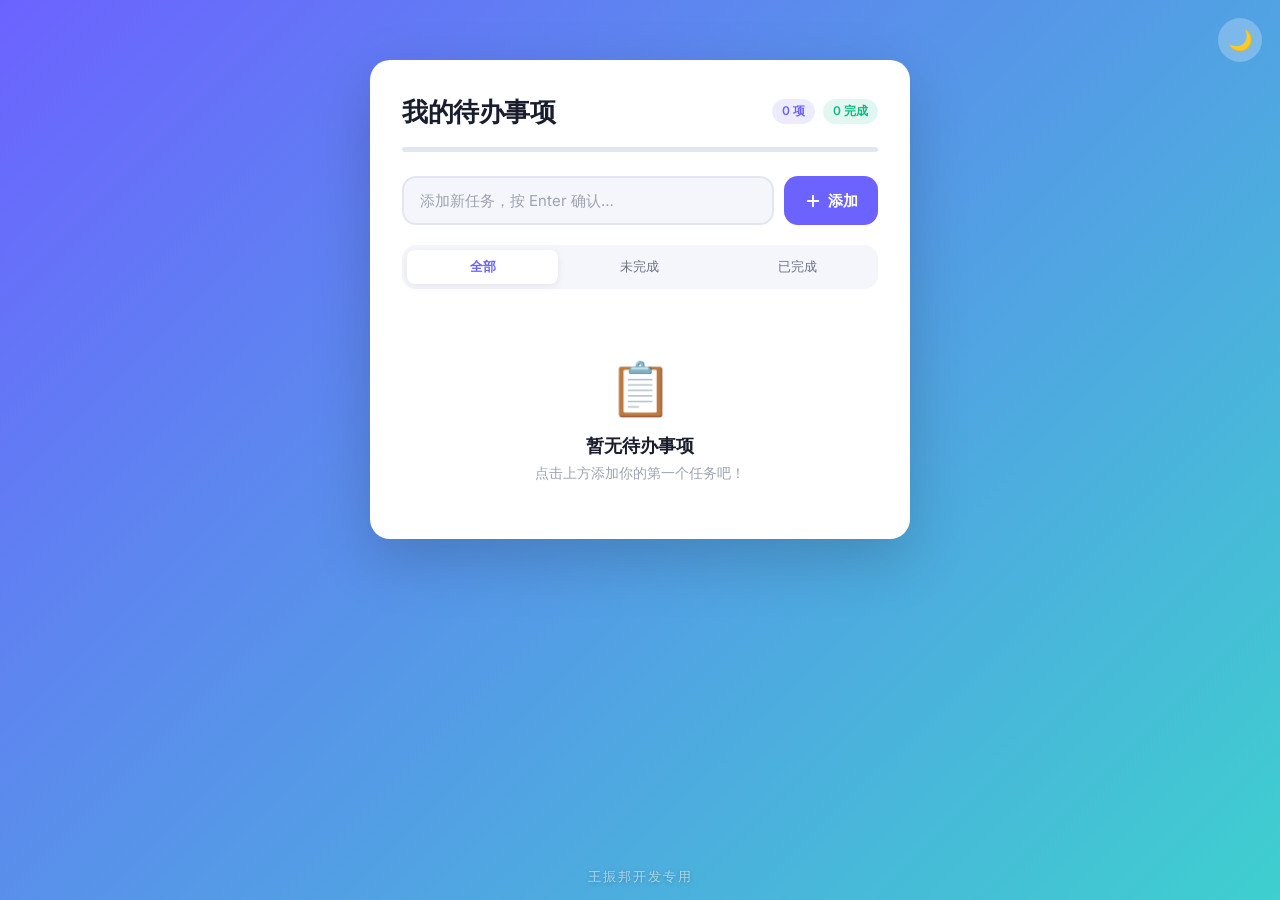
<file: index.html>
<!DOCTYPE html>
<html lang="zh-CN">
<head>
    <meta charset="UTF-8">
    <meta name="viewport" content="width=device-width, initial-scale=1.0">
    <title>待办事项应用</title>
    <link rel="preconnect" href="https://fonts.googleapis.com">
    <link rel="preconnect" href="https://fonts.gstatic.com" crossorigin>
    <link href="https://fonts.googleapis.com/css2?family=Inter:wght@400;500;600;700&display=swap" rel="stylesheet">
    <link rel="stylesheet" href="styles.css">
</head>
<body>
    <button id="themeToggle" class="theme-toggle" aria-label="切换主题">🌙</button>

    <div class="container">
        <header class="app-header">
            <h1>我的待办事项</h1>
            <div class="stats">
                <span id="totalCount" class="stat-badge">0 项</span>
                <span id="completedCount" class="stat-badge stat-badge--done">0 完成</span>
            </div>
        </header>

        <div class="progress-wrap" id="progressWrap">
            <div class="progress-bar" id="progressBar"></div>
        </div>

        <div class="input-container">
            <input 
                type="text" 
                id="todoInput" 
                placeholder="添加新任务，按 Enter 确认…"
                autocomplete="off"
            >
            <button id="addBtn" class="add-btn" aria-label="添加待办事项">
                <svg viewBox="0 0 24 24" fill="none" stroke="currentColor" stroke-width="2.5" stroke-linecap="round" stroke-linejoin="round" aria-hidden="true"><line x1="12" y1="5" x2="12" y2="19"/><line x1="5" y1="12" x2="19" y2="12"/></svg>
                添加
            </button>
        </div>

        <div class="filter-bar">
            <button class="filter-btn active" data-filter="all">全部</button>
            <button class="filter-btn" data-filter="active">未完成</button>
            <button class="filter-btn" data-filter="completed">已完成</button>
        </div>

        <ul id="todoList" class="todo-list">
            <!-- 待办事项将动态插入到这里 -->
        </ul>

        <div class="empty-state hidden" id="emptyState">
            <div class="empty-icon">📋</div>
            <p class="empty-title">暂无待办事项</p>
            <p class="empty-subtitle">点击上方添加你的第一个任务吧！</p>
        </div>
    </div>

    <div class="watermark">王振邦开发专用</div>
    <div id="starContainer" class="star-container" aria-hidden="true"></div>

    <script src="script.js"></script>
</body>
</html>
</file>
<file: styles.css>
/* ── CSS Custom Properties ─────────────────────────────────────── */
:root {
    --bg-from: #6c63ff;
    --bg-to: #3ecfcf;
    --surface: #ffffff;
    --surface-alt: #f4f6fb;
    --surface-hover: #eef0f7;
    --border: #e2e6f0;
    --text-primary: #1a1d2e;
    --text-secondary: #6b7280;
    --text-muted: #9ca3af;
    --accent: #6c63ff;
    --accent-light: rgba(108, 99, 255, 0.12);
    --accent-hover: #574fd6;
    --danger: #f43f5e;
    --danger-hover: #e11d48;
    --success: #10b981;
    --radius-sm: 8px;
    --radius-md: 14px;
    --radius-lg: 20px;
    --shadow-sm: 0 2px 8px rgba(0, 0, 0, 0.07);
    --shadow-md: 0 8px 30px rgba(0, 0, 0, 0.12);
    --shadow-lg: 0 20px 60px rgba(0, 0, 0, 0.18);
    --transition: 0.22s cubic-bezier(0.4, 0, 0.2, 1);
}

[data-theme="dark"] {
    --surface: #1e2030;
    --surface-alt: #252840;
    --surface-hover: #2d3050;
    --border: #383b55;
    --text-primary: #e8eaf6;
    --text-secondary: #9fa3c8;
    --text-muted: #6b6f8e;
    --accent-light: rgba(108, 99, 255, 0.2);
    --shadow-md: 0 8px 30px rgba(0, 0, 0, 0.4);
    --shadow-lg: 0 20px 60px rgba(0, 0, 0, 0.5);
}

/* ── Reset ─────────────────────────────────────────────────────── */
*, *::before, *::after {
    margin: 0;
    padding: 0;
    box-sizing: border-box;
}

/* ── Base ──────────────────────────────────────────────────────── */
body {
    font-family: 'Inter', 'Segoe UI', system-ui, sans-serif;
    background: linear-gradient(135deg, var(--bg-from) 0%, var(--bg-to) 100%);
    min-height: 100vh;
    display: flex;
    justify-content: center;
    align-items: flex-start;
    padding: 40px 16px 60px;
    transition: background var(--transition);
}

/* ── Theme Toggle ──────────────────────────────────────────────── */
.theme-toggle {
    position: fixed;
    top: 18px;
    right: 18px;
    width: 44px;
    height: 44px;
    border: none;
    border-radius: 50%;
    background: rgba(255, 255, 255, 0.25);
    backdrop-filter: blur(8px);
    font-size: 20px;
    cursor: pointer;
    z-index: 100;
    transition: background var(--transition), transform var(--transition);
    display: flex;
    align-items: center;
    justify-content: center;
}

.theme-toggle:hover {
    background: rgba(255, 255, 255, 0.4);
    transform: rotate(20deg) scale(1.1);
}

/* ── Container ─────────────────────────────────────────────────── */
.container {
    background: var(--surface);
    border-radius: var(--radius-lg);
    box-shadow: var(--shadow-lg);
    padding: 36px 32px 32px;
    width: 100%;
    max-width: 540px;
    margin-top: 20px;
    transition: background var(--transition), box-shadow var(--transition);
    animation: containerIn 0.5s cubic-bezier(0.34, 1.56, 0.64, 1) both;
}

@keyframes containerIn {
    from { opacity: 0; transform: translateY(30px) scale(0.97); }
    to   { opacity: 1; transform: translateY(0)   scale(1); }
}

/* ── Header ────────────────────────────────────────────────────── */
.app-header {
    display: flex;
    align-items: center;
    justify-content: space-between;
    margin-bottom: 20px;
    gap: 12px;
}

h1 {
    color: var(--text-primary);
    font-size: 26px;
    font-weight: 700;
    letter-spacing: -0.5px;
    line-height: 1.2;
}

.stats {
    display: flex;
    gap: 8px;
    flex-shrink: 0;
}

.stat-badge {
    font-size: 12px;
    font-weight: 600;
    padding: 4px 10px;
    border-radius: 20px;
    background: var(--accent-light);
    color: var(--accent);
    white-space: nowrap;
    transition: background var(--transition), color var(--transition);
}

.stat-badge--done {
    background: rgba(16, 185, 129, 0.12);
    color: var(--success);
}

/* ── Progress Bar ──────────────────────────────────────────────── */
.progress-wrap {
    height: 5px;
    background: var(--border);
    border-radius: 99px;
    margin-bottom: 24px;
    overflow: hidden;
}

.progress-bar {
    height: 100%;
    background: linear-gradient(90deg, var(--accent), var(--bg-to));
    border-radius: 99px;
    width: 0%;
    transition: width 0.4s cubic-bezier(0.4, 0, 0.2, 1);
}

/* ── Input ─────────────────────────────────────────────────────── */
.input-container {
    display: flex;
    gap: 10px;
    margin-bottom: 20px;
}

#todoInput {
    flex: 1;
    padding: 13px 16px;
    border: 2px solid var(--border);
    border-radius: var(--radius-md);
    font-size: 15px;
    font-family: inherit;
    background: var(--surface-alt);
    color: var(--text-primary);
    transition: border-color var(--transition), background var(--transition), box-shadow var(--transition);
}

#todoInput::placeholder {
    color: var(--text-muted);
}

#todoInput:focus {
    outline: none;
    border-color: var(--accent);
    background: var(--surface);
    box-shadow: 0 0 0 4px var(--accent-light);
}

.add-btn {
    display: flex;
    align-items: center;
    gap: 6px;
    padding: 13px 20px;
    background: var(--accent);
    color: #fff;
    border: none;
    border-radius: var(--radius-md);
    font-size: 15px;
    font-weight: 600;
    font-family: inherit;
    cursor: pointer;
    white-space: nowrap;
    transition: background var(--transition), transform var(--transition), box-shadow var(--transition);
}

.add-btn svg {
    width: 18px;
    height: 18px;
}

.add-btn:hover {
    background: var(--accent-hover);
    transform: translateY(-2px);
    box-shadow: 0 6px 20px rgba(108, 99, 255, 0.4);
}

.add-btn:active {
    transform: translateY(0);
    box-shadow: none;
}

/* ── Filter Bar ────────────────────────────────────────────────── */
.filter-bar {
    display: flex;
    gap: 6px;
    margin-bottom: 20px;
    background: var(--surface-alt);
    padding: 5px;
    border-radius: var(--radius-md);
}

.filter-btn {
    flex: 1;
    padding: 8px 10px;
    border: none;
    border-radius: var(--radius-sm);
    font-size: 13px;
    font-weight: 500;
    font-family: inherit;
    color: var(--text-secondary);
    background: transparent;
    cursor: pointer;
    transition: background var(--transition), color var(--transition);
}

.filter-btn:hover {
    background: var(--surface-hover);
    color: var(--text-primary);
}

.filter-btn.active {
    background: var(--surface);
    color: var(--accent);
    font-weight: 600;
    box-shadow: var(--shadow-sm);
}

/* ── Todo List ─────────────────────────────────────────────────── */
.todo-list {
    list-style: none;
}

/* ── Todo Item ─────────────────────────────────────────────────── */
.todo-item {
    display: flex;
    align-items: center;
    gap: 12px;
    padding: 14px 16px;
    background: var(--surface-alt);
    border-radius: var(--radius-md);
    margin-bottom: 10px;
    border: 1.5px solid transparent;
    animation: slideIn 0.3s cubic-bezier(0.34, 1.56, 0.64, 1) both;
    transition: background var(--transition), border-color var(--transition), transform var(--transition), box-shadow var(--transition);
}

@keyframes slideIn {
    from { opacity: 0; transform: translateX(-18px) scale(0.97); }
    to   { opacity: 1; transform: translateX(0)     scale(1); }
}

.todo-item:hover {
    background: var(--surface-hover);
    border-color: var(--accent-light);
    box-shadow: var(--shadow-sm);
    transform: translateX(3px);
}

.todo-item.removing {
    animation: slideOut 0.3s cubic-bezier(0.4, 0, 0.6, 1) forwards;
}

@keyframes slideOut {
    to {
        opacity: 0;
        transform: translateX(20px) scale(0.95);
        max-height: 0;
        padding-top: 0;
        padding-bottom: 0;
        margin-bottom: 0;
    }
}

.todo-item.completed {
    opacity: 0.65;
}

.todo-item.completed .todo-text {
    text-decoration: line-through;
    color: var(--text-muted);
}

/* ── Custom Checkbox ───────────────────────────────────────────── */
.todo-checkbox {
    appearance: none;
    -webkit-appearance: none;
    width: 22px;
    height: 22px;
    border: 2px solid var(--border);
    border-radius: 6px;
    cursor: pointer;
    flex-shrink: 0;
    position: relative;
    background: var(--surface);
    transition: border-color var(--transition), background var(--transition);
}

.todo-checkbox::after {
    content: '';
    position: absolute;
    inset: 3px;
    border-radius: 3px;
    background: var(--accent);
    opacity: 0;
    transform: scale(0);
    transition: opacity var(--transition), transform 0.2s cubic-bezier(0.34, 1.56, 0.64, 1);
}

.todo-checkbox:checked {
    border-color: var(--accent);
    background: var(--accent-light);
}

.todo-checkbox:checked::after {
    opacity: 1;
    transform: scale(1);
    /* checkmark */
    background: transparent;
    border: 2.5px solid var(--accent);
    border-top: none;
    border-right: none;
    inset: auto;
    width: 11px;
    height: 7px;
    top: 4px;
    left: 3px;
    border-radius: 0;
    transform: rotate(-45deg) scale(1);
}

.todo-checkbox:focus-visible {
    outline: 3px solid var(--accent);
    outline-offset: 2px;
}

/* ── Todo Text ─────────────────────────────────────────────────── */
.todo-text {
    flex: 1;
    color: var(--text-primary);
    font-size: 15px;
    line-height: 1.45;
    word-break: break-word;
    transition: color var(--transition);
}

/* ── Delete Button ─────────────────────────────────────────────── */
.delete-btn {
    display: flex;
    align-items: center;
    justify-content: center;
    width: 32px;
    height: 32px;
    flex-shrink: 0;
    background: transparent;
    color: var(--text-muted);
    border: none;
    border-radius: var(--radius-sm);
    font-size: 16px;
    cursor: pointer;
    opacity: 0;
    transition: background var(--transition), color var(--transition), opacity var(--transition), transform var(--transition);
}

.todo-item:hover .delete-btn {
    opacity: 1;
}

.delete-btn:hover {
    background: rgba(244, 63, 94, 0.12);
    color: var(--danger);
    transform: scale(1.1);
}

.delete-btn:active {
    transform: scale(0.95);
}

/* ── Empty State ───────────────────────────────────────────────── */
.empty-state {
    text-align: center;
    padding: 48px 20px 24px;
}

.empty-state.hidden {
    display: none;
}

.empty-icon {
    font-size: 52px;
    margin-bottom: 14px;
    animation: float 3s ease-in-out infinite;
}

@keyframes float {
    0%, 100% { transform: translateY(0); }
    50%       { transform: translateY(-8px); }
}

.empty-title {
    font-size: 18px;
    font-weight: 600;
    color: var(--text-primary);
    margin-bottom: 6px;
}

.empty-subtitle {
    font-size: 14px;
    color: var(--text-muted);
}

#todoInput.shake {
    animation: shake 0.35s cubic-bezier(0.36, 0.07, 0.19, 0.97) both;
    border-color: var(--danger) !important;
}

@keyframes shake {
    0%, 100% { transform: translateX(0); }
    20%       { transform: translateX(-6px); }
    40%       { transform: translateX(6px); }
    60%       { transform: translateX(-4px); }
    80%       { transform: translateX(4px); }
}

/* ── Watermark ─────────────────────────────────────────────────── */
.watermark {
    position: fixed;
    bottom: 14px;
    left: 50%;
    transform: translateX(-50%);
    font-size: 13px;
    font-weight: 500;
    color: rgba(255, 255, 255, 0.55);
    letter-spacing: 2px;
    pointer-events: none;
    user-select: none;
    z-index: 10;
    white-space: nowrap;
    text-shadow: 0 1px 4px rgba(0, 0, 0, 0.25);
}

/* ── Star Animation ────────────────────────────────────────────── */
.star-container {
    position: fixed;
    inset: 0;
    pointer-events: none;
    overflow: hidden;
    z-index: 0;
}

.star {
    position: absolute;
    color: #fff;
    opacity: 0;
    pointer-events: none;
    animation: shootStar linear forwards;
}

@keyframes shootStar {
    0%   { opacity: 0;   transform: translateX(0)      translateY(0)      scale(0.6); }
    10%  { opacity: 0.9; }
    80%  { opacity: 0.7; }
    100% { opacity: 0;   transform: translateX(var(--dx)) translateY(var(--dy)) scale(1); }
}

/* ── Responsive ────────────────────────────────────────────────── */
@media (max-width: 480px) {
    body {
        padding: 20px 12px 40px;
        align-items: flex-start;
    }

    .container {
        padding: 24px 20px 20px;
        margin-top: 8px;
    }

    h1 { font-size: 22px; }

    .app-header { flex-wrap: wrap; }

    .input-container {
        flex-direction: column;
    }

    .add-btn {
        width: 100%;
        justify-content: center;
    }

    .delete-btn {
        opacity: 1;
    }
}
</file>
